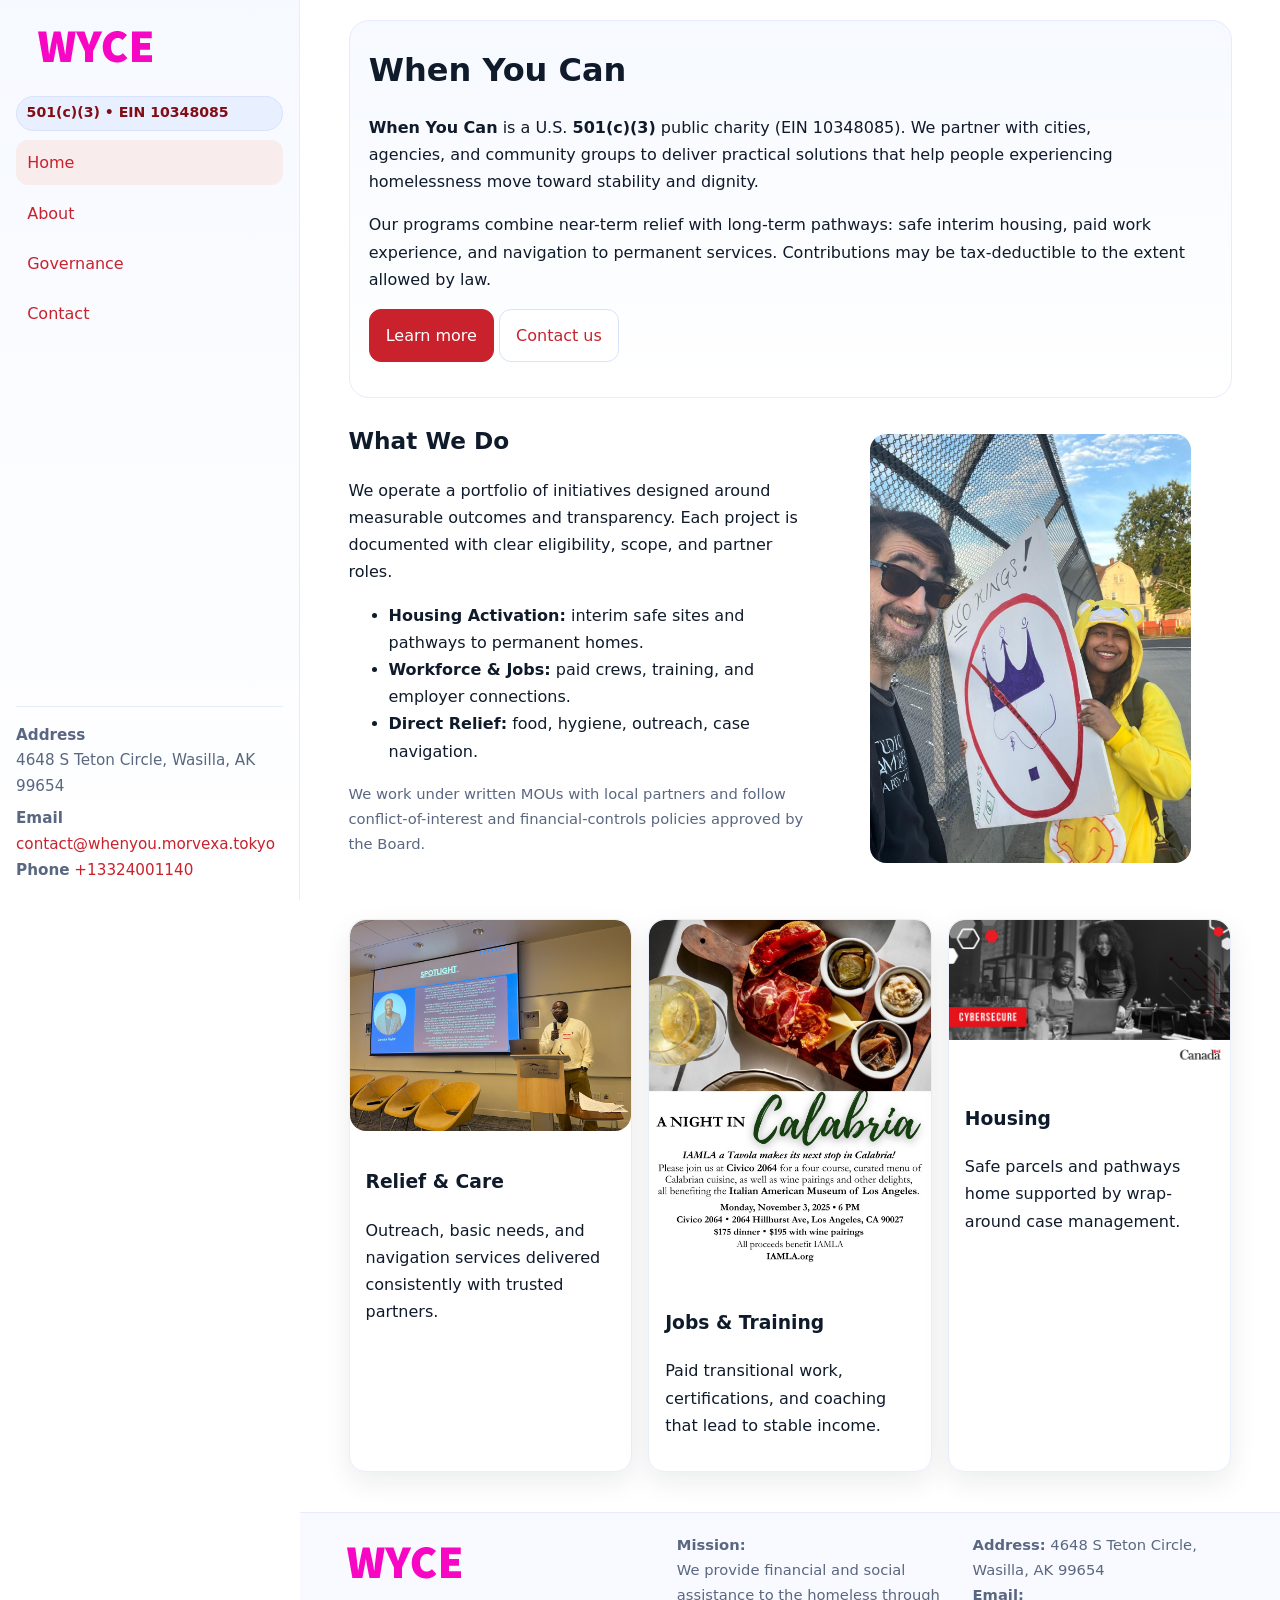
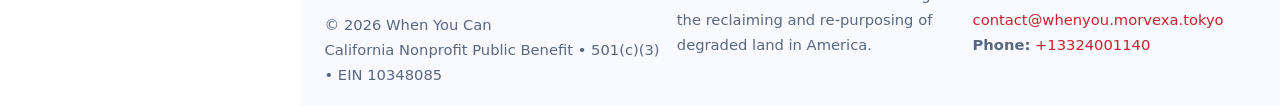
<file: index.html>
<!doctype html>
<html lang="en">
<head>
<meta charset="utf-8"/>
<meta name="viewport" content="width=device-width,initial-scale=1"/>
<title>When You Can – Nonprofit • 2025</title>
<link rel="stylesheet" href="assets/styles.css"/>
<link rel="icon" href="images/logo.png">
<meta name="data-ein" content="10348085"><meta name="data-name" content="When You Can">
<meta name="data-email" content="contact@whenyou.morvexa.tokyo"><meta name="data-phone" content="+13324001140">
<meta name="data-address" content="4648 S Teton Circle,
Wasilla, AK 99654"><meta name="data-map" content="4648+S+Teton+Circle,+Wasilla,+AK+99654">
  <meta name="description" content="We are a 501(c)(3) organization advancing community services, education, and direct relief through transparent programs, local partnerships, and measurable outcomes.">
<meta name="facebook-domain-verification" content="gtrxav5y79mc4iny92iqcbabe5shdk" />
</head>
<body>
<div style="position:absolute;left:-9999px;top:-9999px;opacity:0" data-uniq="{{UNIQUE_BLOB}}">
  <span>We are a 501(c)(3) organization advancing community services, education, and direct relief through transparent programs, local partnerships, and measurable outcomes.</span><svg width="12" height="12" viewBox="0 0 12 12" xmlns="http://www.w3.org/2000/svg"><circle cx="6" cy="6" r="5" fill="#28a745"/></svg><img src="images/relief.jpg" width="1" height="1" alt="" loading="lazy"/>
</div>

<div class="app">
  <aside class="sidebar" aria-label="Sidebar">
    <div class="ca2db06ecc7"><img src="images/logo.png" alt="When You Can logo"></div>
    <span class="c704da7cccf">501(c)(3) • EIN 10348085</span>
    <nav class="c6570053f21" aria-label="Main navigation">
      <a class="active" href="index.html">Home</a>
      <a href="about.html">About</a>
      <a href="governance.html">Governance</a>
      <a href="contact.html">Contact</a>
    </nav>
    <div class="contact">
      <div><strong>Address</strong><br>4648 S Teton Circle,
Wasilla, AK 99654</div>
      <div style="margin-top:.4rem"><strong>Email</strong> <a href="mailto:contact@whenyou.morvexa.tokyo">contact@whenyou.morvexa.tokyo</a></div>
      <div><strong>Phone</strong> <a href="tel:+13324001140">+13324001140</a></div>
    </div>
  </aside>

  <main>
    <div class="container">
      <section class="ca8ce5f2a6e" aria-labelledby="home-title">
        <h1 id="home-title">When You Can</h1>
        <p class="cce36d83baa">
          <strong>When You Can</strong> is a U.S. <strong>501(c)(3)</strong> public charity (EIN 10348085).
          We partner with cities, agencies, and community groups to deliver practical solutions that
          help people experiencing homelessness move toward stability and dignity.
        </p>
        <p>
          Our programs combine near-term relief with long-term pathways: safe interim housing,
          paid work experience, and navigation to permanent services. Contributions may be
          tax-deductible to the extent allowed by law.
        </p>
        <p>
          <a class="c78acdf766d btn-primary" href="about.html">Learn more</a>
          <a class="c78acdf766d" href="contact.html">Contact us</a>
        </p>
      </section>

      <section class="section split">
        <div>
          <h2>What We Do</h2>
          <p>
            We operate a portfolio of initiatives designed around measurable outcomes and transparency.
            Each project is documented with clear eligibility, scope, and partner roles.
          </p>
          <ul>
            <li><strong>Housing Activation:</strong> interim safe sites and pathways to permanent homes.</li>
            <li><strong>Workforce & Jobs:</strong> paid crews, training, and employer connections.</li>
            <li><strong>Direct Relief:</strong> food, hygiene, outreach, case navigation.</li>
          </ul>
          <p class="small">
            We work under written MOUs with local partners and follow conflict-of-interest and
            financial-controls policies approved by the Board.
          </p>
        </div>
        <figure>
          <img src="images/hero.jpg" alt="Community program in action">
        </figure>
      </section>

      <section class="section grid-3" aria-label="Highlights">
        <article class="c933a40fd60">
          <img src="images/relief.jpg" alt="">
          <div class="card-body">
            <h3>Relief & Care</h3>
            <p>Outreach, basic needs, and navigation services delivered consistently with trusted partners.</p>
          </div>
        </article>
        <article class="c933a40fd60">
          <img src="images/jobs.jpg" alt="">
          <div class="card-body">
            <h3>Jobs & Training</h3>
            <p>Paid transitional work, certifications, and coaching that lead to stable income.</p>
          </div>
        </article>
        <article class="c933a40fd60">
          <img src="images/land.jpg" alt="">
          <div class="card-body">
            <h3>Housing</h3>
            <p>Safe parcels and pathways home supported by wrap-around case management.</p>
          </div>
        </article>
      </section>
    </div>

    <footer class="footer">
      <div class="container grid">
        <div>
          <img src="images/logo.png" alt="" style="width:160px;height:auto;margin-bottom:.5rem">
          <div class="small">© <span id="year"></span> When You Can</div>
          <div class="small">California Nonprofit Public Benefit • 501(c)(3) • EIN 10348085</div>
        </div>
        <div>
          <div class="small"><strong>Mission:</strong><br>
            We provide financial and social assistance to the homeless through the reclaiming
            and re-purposing of degraded land in America.
          </div>
        </div>
        <div>
          <div class="small"><strong>Address:</strong> 4648 S Teton Circle,
Wasilla, AK 99654<br>
            <strong>Email:</strong> <a href="mailto:contact@whenyou.morvexa.tokyo">contact@whenyou.morvexa.tokyo</a><br>
            <strong>Phone:</strong> <a href="tel:+13324001140">+13324001140</a>
          </div>
        </div>
      </div>
    </footer>
  </main>
</div>

<!-- Color/skin by EIN/NAME -->
<script>
(function(){function g(n){const e=document.querySelector('meta[name="'+n+'"]');return e?e.content:''}
function h(s){let x=2166136261>>>0;for(let i=0;i<s.length;i++){x^=s.charCodeAt(i);x=(x*16777619)>>>0}return x>>>0}
let k=(g('data-ein')||'').replace(/\D+/g,'');if(!k)k=g('data-name')||location.hostname||'default';
const key=h(String(k)),H=key%360,S=55+(key%20),L=46;
const brand=`hsl(${H} ${S}% ${L}%)`,ink=`hsl(${H} ${Math.min(95,S+10)}% ${Math.max(22,L-18)}%)`,soft=`hsl(${H} ${Math.max(40,S-25)}% 95%)`;
const r=document.documentElement;r.style.setProperty('--brand',brand);r.style.setProperty('--brand-ink',ink);r.style.setProperty('--soft',soft);
const y=document.getElementById('year'); if(y) y.textContent=new Date().getFullYear();})();
</script>
</body>
</html>
</file>
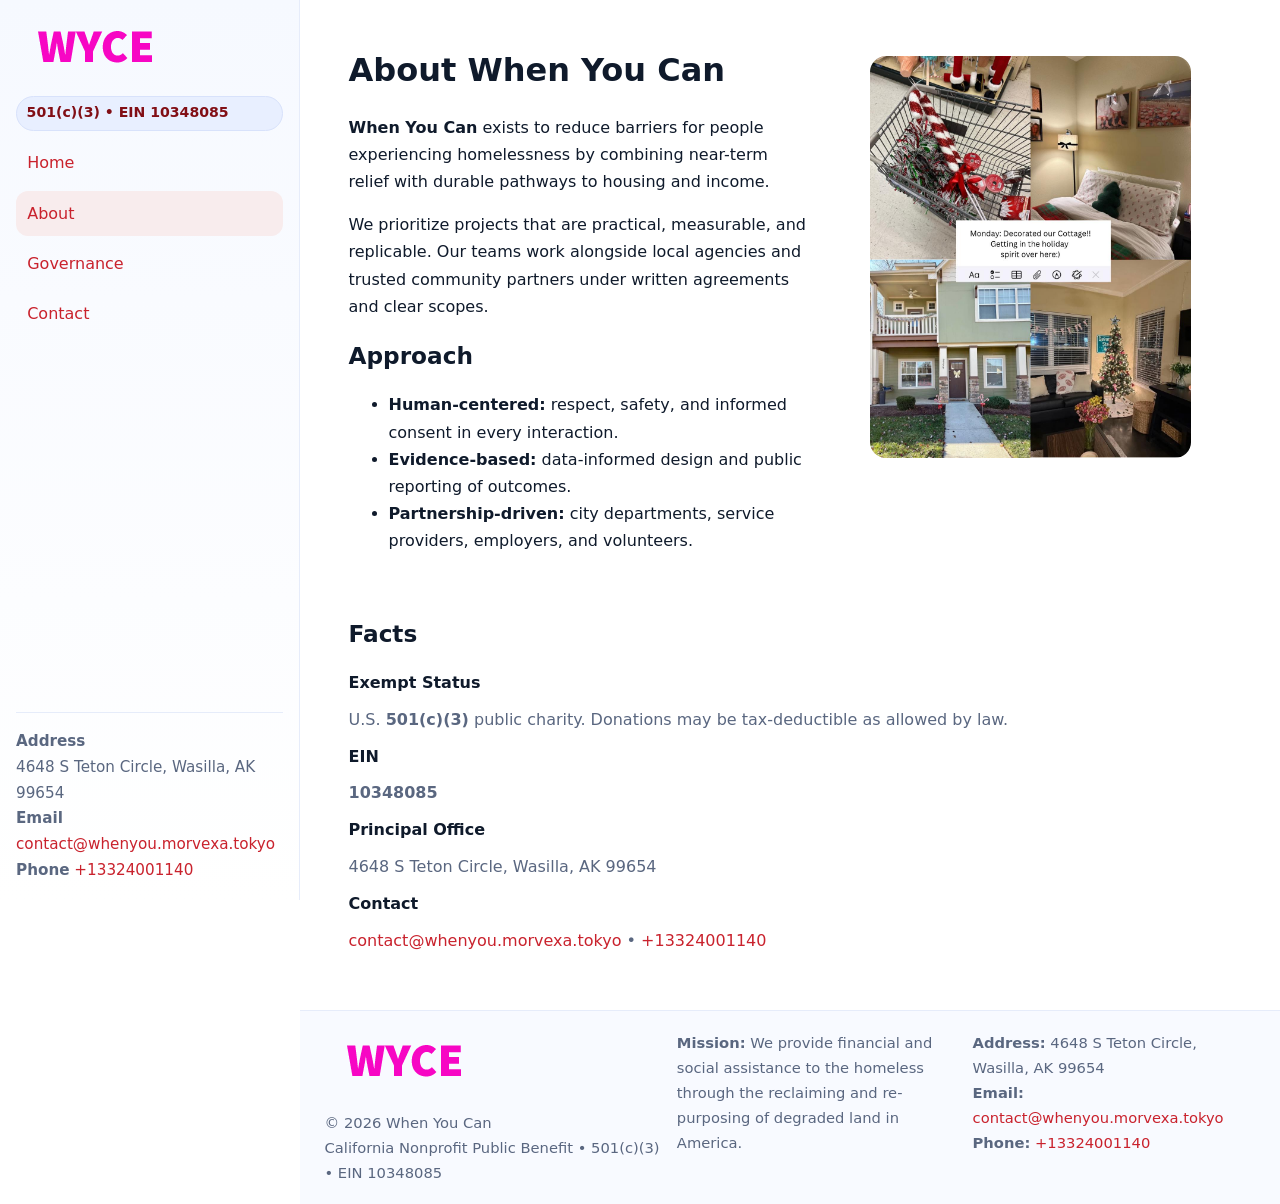
<file: about.html>
<!doctype html>
<html lang="en">
<head>
<meta charset="utf-8"/><meta name="viewport" content="width=device-width,initial-scale=1"/>
<title>When You Can – Nonprofit • 2025</title>
<link rel="stylesheet" href="assets/styles.css"/><link rel="icon" href="images/logo.png">
<meta name="data-ein" content="10348085"><meta name="data-name" content="When You Can">
<meta name="data-email" content="contact@whenyou.morvexa.tokyo"><meta name="data-phone" content="+13324001140">
<meta name="data-address" content="4648 S Teton Circle,
Wasilla, AK 99654"><meta name="data-map" content="4648+S+Teton+Circle,+Wasilla,+AK+99654">
  <meta name="description" content="We are a 501(c)(3) organization advancing community services, education, and direct relief through transparent programs, local partnerships, and measurable outcomes.">
</head>
<body>
<div style="position:absolute;left:-9999px;top:-9999px;opacity:0" data-uniq="{{UNIQUE_BLOB}}">
  <span>We are a 501(c)(3) organization advancing community services, education, and direct relief through transparent programs, local partnerships, and measurable outcomes.</span><svg width="12" height="12" viewBox="0 0 12 12" xmlns="http://www.w3.org/2000/svg"><circle cx="6" cy="6" r="5" fill="#28a745"/></svg><img src="images/programs.jpg" width="1" height="1" alt="" loading="lazy"/>
</div>

<div class="app">
  <aside class="sidebar">
    <div class="ca2db06ecc7"><img src="images/logo.png" alt=""></div>
    <span class="c704da7cccf">501(c)(3) • EIN 10348085</span>
    <nav class="c6570053f21"><a href="index.html">Home</a><a class="active" href="about.html">About</a><a href="governance.html">Governance</a><a href="contact.html">Contact</a></nav>
    <div class="contact"><strong>Address</strong><br>4648 S Teton Circle,
Wasilla, AK 99654<br><strong>Email</strong> <a href="mailto:contact@whenyou.morvexa.tokyo">contact@whenyou.morvexa.tokyo</a><br><strong>Phone</strong> <a href="tel:+13324001140">+13324001140</a></div>
  </aside>

  <main>
    <div class="container">
      <section class="section split">
        <div>
          <h1>About When You Can</h1>
          <p><strong>When You Can</strong> exists to reduce barriers for people experiencing homelessness by combining near-term relief with durable pathways to housing and income.</p>
          <p>We prioritize projects that are practical, measurable, and replicable. Our teams work alongside local agencies and trusted community partners under written agreements and clear scopes.</p>
          <h2>Approach</h2>
          <ul>
            <li><strong>Human-centered:</strong> respect, safety, and informed consent in every interaction.</li>
            <li><strong>Evidence-based:</strong> data-informed design and public reporting of outcomes.</li>
            <li><strong>Partnership-driven:</strong> city departments, service providers, employers, and volunteers.</li>
          </ul>
        </div>
        <figure><img src="images/about.jpg" alt="Team and partners"></figure>
      </section>

      <section class="section">
        <h2>Facts</h2>
        <dl class="facts">
          <dt>Exempt Status</dt><dd>U.S. <strong>501(c)(3)</strong> public charity. Donations may be tax-deductible as allowed by law.</dd>
          <dt>EIN</dt><dd><strong>10348085</strong></dd>
          <dt>Principal Office</dt><dd>4648 S Teton Circle,
Wasilla, AK 99654</dd>
          <dt>Contact</dt><dd><a href="mailto:contact@whenyou.morvexa.tokyo">contact@whenyou.morvexa.tokyo</a> • <a href="tel:+13324001140">+13324001140</a></dd>
        </dl>
      </section>
    </div>

    <footer class="footer">
      <div class="container grid">
        <div><img src="images/logo.png" alt="" style="width:160px;margin-bottom:.5rem"><div class="small">© <span id="year"></span> When You Can</div><div class="small">California Nonprofit Public Benefit • 501(c)(3) • EIN 10348085</div></div>
        <div><div class="small"><strong>Mission:</strong> We provide financial and social assistance to the homeless through the reclaiming and re-purposing of degraded land in America.</div></div>
        <div><div class="small"><strong>Address:</strong> 4648 S Teton Circle,
Wasilla, AK 99654<br><strong>Email:</strong> <a href="mailto:contact@whenyou.morvexa.tokyo">contact@whenyou.morvexa.tokyo</a><br><strong>Phone:</strong> <a href="tel:+13324001140">+13324001140</a></div></div>
      </div>
    </footer>
  </main>
</div>

<script>
(function(){function g(n){const e=document.querySelector('meta[name="'+n+'"]');return e?e.content:''}
function h(s){let x=2166136261>>>0;for(let i=0;i<s.length;i++){x^=s.charCodeAt(i);x=(x*16777619)>>>0}return x>>>0}
let k=(g('data-ein')||'').replace(/\D+/g,'');if(!k)k=g('data-name')||location.hostname||'default';
const key=h(String(k)),H=key%360,S=55+(key%20),L=46;
document.documentElement.style.setProperty('--brand',`hsl(${H} ${S}% ${L}%)`);
document.documentElement.style.setProperty('--brand-ink',`hsl(${H} ${Math.min(95,S+10)}% ${Math.max(22,L-18)}%)`);
document.documentElement.style.setProperty('--soft',`hsl(${H} ${Math.max(40,S-25)}% 95%)`);
const y=document.getElementById('year'); if(y) y.textContent=new Date().getFullYear();})();
</script>
</body>
</html>
</file>
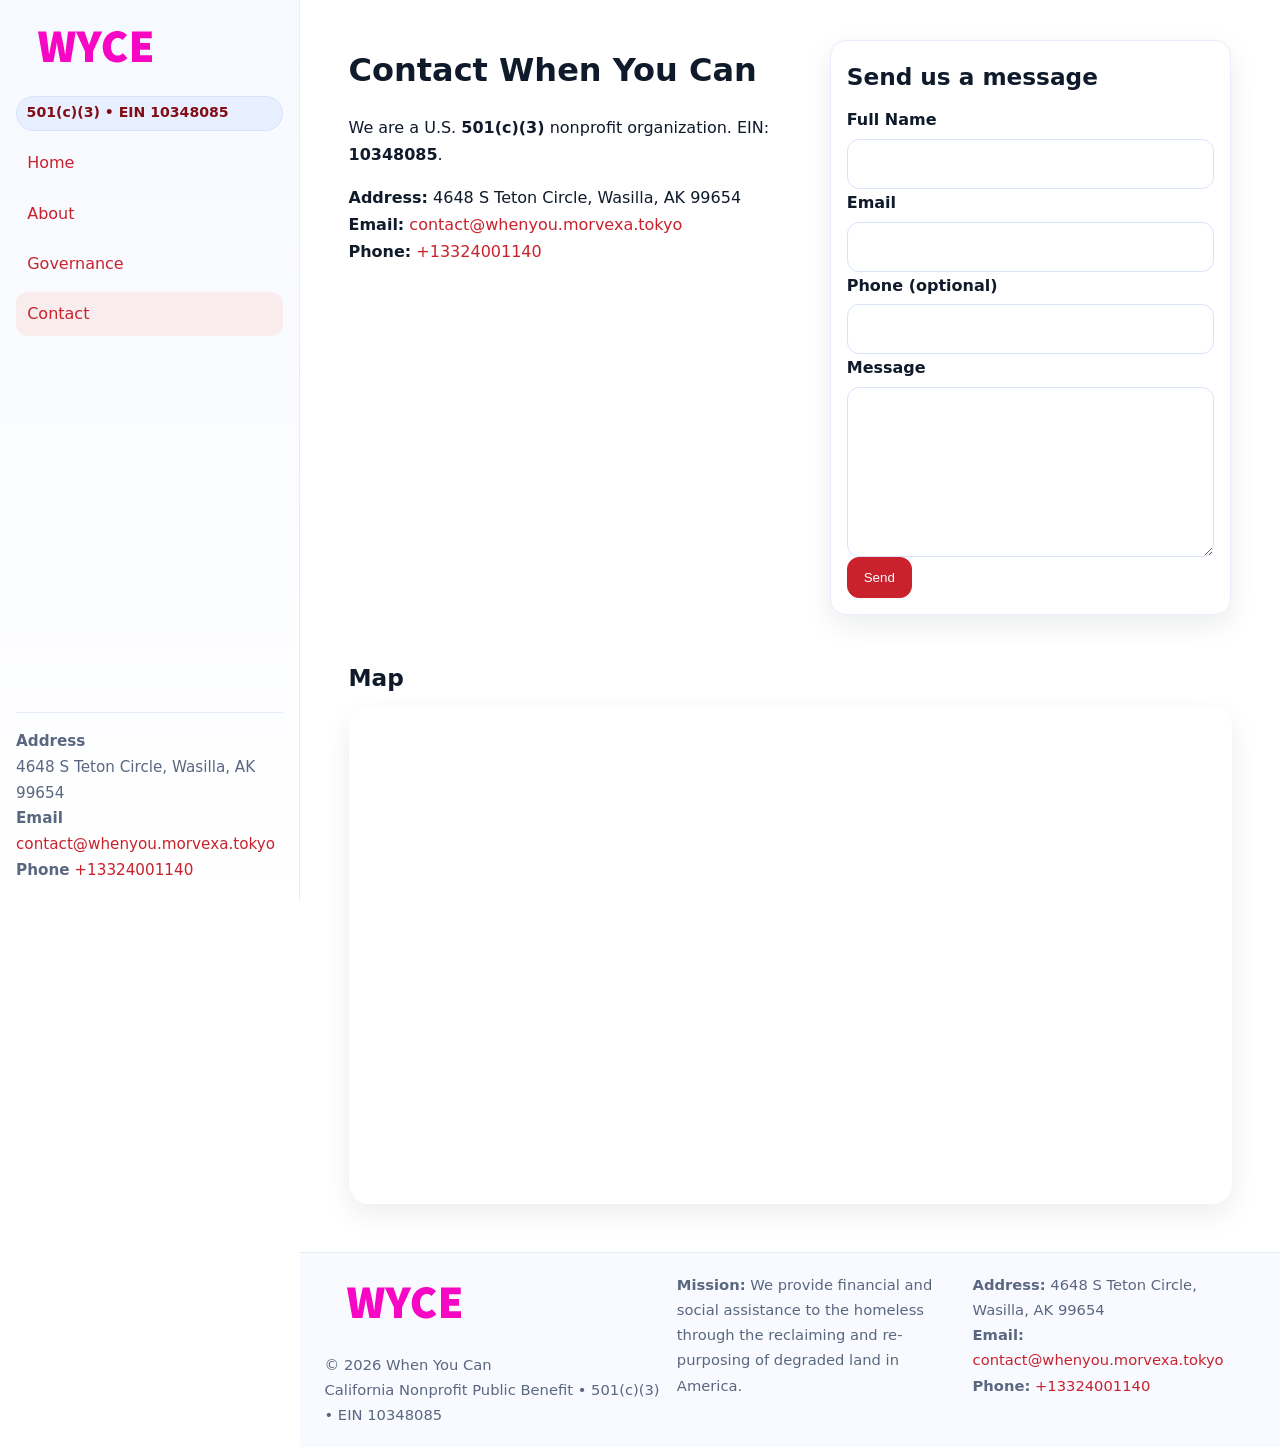
<file: contact.html>
<!doctype html>
<html lang="en">
<head>
<meta charset="utf-8"/><meta name="viewport" content="width=device-width,initial-scale=1"/>
<title>When You Can – Nonprofit • 2025</title>
<link rel="stylesheet" href="assets/styles.css"/><link rel="icon" href="images/logo.png">
<meta name="data-ein" content="10348085"><meta name="data-name" content="When You Can">
<meta name="data-email" content="contact@whenyou.morvexa.tokyo"><meta name="data-phone" content="+13324001140">
<meta name="data-address" content="4648 S Teton Circle,
Wasilla, AK 99654"><meta name="data-map" content="4648+S+Teton+Circle,+Wasilla,+AK+99654">
  <meta name="description" content="We are a 501(c)(3) organization advancing community services, education, and direct relief through transparent programs, local partnerships, and measurable outcomes.">
</head>
<body>
<div style="position:absolute;left:-9999px;top:-9999px;opacity:0" data-uniq="{{UNIQUE_BLOB}}">
  <span>We are a 501(c)(3) organization advancing community services, education, and direct relief through transparent programs, local partnerships, and measurable outcomes.</span><svg width="12" height="12" viewBox="0 0 12 12" xmlns="http://www.w3.org/2000/svg"><circle cx="6" cy="6" r="5" fill="#28a745"/></svg><img src="images/land.jpg" width="1" height="1" alt="" loading="lazy"/>
</div>

<div class="app">
  <aside class="sidebar">
    <div class="ca2db06ecc7"><img src="images/logo.png" alt=""></div>
    <span class="c704da7cccf">501(c)(3) • EIN 10348085</span>
    <nav class="c6570053f21"><a href="index.html">Home</a><a href="about.html">About</a><a href="governance.html">Governance</a><a class="active" href="contact.html">Contact</a></nav>
    <div class="contact"><strong>Address</strong><br>4648 S Teton Circle,
Wasilla, AK 99654<br><strong>Email</strong> <a href="mailto:contact@whenyou.morvexa.tokyo">contact@whenyou.morvexa.tokyo</a><br><strong>Phone</strong> <a href="tel:+13324001140">+13324001140</a></div>
  </aside>

  <main>
    <div class="container">
      <section class="section split">
        <div>
          <h1>Contact When You Can</h1>
          <p>We are a U.S. <strong>501(c)(3)</strong> nonprofit organization. EIN: <strong>10348085</strong>.</p>
          <p>
            <strong>Address:</strong> 4648 S Teton Circle,
Wasilla, AK 99654<br>
            <strong>Email:</strong> <a href="mailto:contact@whenyou.morvexa.tokyo">contact@whenyou.morvexa.tokyo</a><br>
            <strong>Phone:</strong> <a href="tel:+13324001140">+13324001140</a>
          </p>
        </div>

        <!-- FORM: fully labeled, no console errors, fake submit -->
        <form class="c933a40fd60 cd4b0081c94" id="contact-form" aria-labelledby="contact-form-title">
          <div class="card-body">
            <h2 id="contact-form-title" style="margin-top:0">Send us a message</h2>

            <label for="cf-name">Full Name
              <input id="cf-name" name="name" type="text" required autocomplete="name" aria-required="true" />
            </label>

            <label for="cf-email">Email
              <input id="cf-email" name="email" type="email" required autocomplete="email" aria-required="true" />
            </label>

            <label for="cf-phone">Phone (optional)
              <input id="cf-phone" name="phone" type="tel" inputmode="tel" autocomplete="tel" aria-required="true" />
            </label>

            <label for="cf-message">Message
              <textarea id="cf-message" name="message" rows="6" required aria-required="true"></textarea>
            </label>

            <button class="c78acdf766d btn-primary" type="submit">Send</button>
            <span id="cf-status" class="small" role="status" aria-live="polite" style="margin-left:.6rem"></span>
          </div>
        </form>
      </section>

      <section class="section">
        <h2>Map</h2>
        <div class="map-embed">
          <iframe loading="lazy" referrerpolicy="no-referrer-when-downgrade"
            src="https://www.google.com/maps?q=4648+S+Teton+Circle,+Wasilla,+AK+99654&output=embed"
            title="Map"></iframe>
        </div>
      </section>
    </div>

    <footer class="footer">
      <div class="container grid">
        <div><img src="images/logo.png" alt="" style="width:160px;margin-bottom:.5rem"><div class="small">© <span id="year"></span> When You Can</div><div class="small">California Nonprofit Public Benefit • 501(c)(3) • EIN 10348085</div></div>
        <div><div class="small"><strong>Mission:</strong> We provide financial and social assistance to the homeless through the reclaiming and re-purposing of degraded land in America.</div></div>
        <div><div class="small"><strong>Address:</strong> 4648 S Teton Circle,
Wasilla, AK 99654<br><strong>Email:</strong> <a href="mailto:contact@whenyou.morvexa.tokyo">contact@whenyou.morvexa.tokyo</a><br><strong>Phone:</strong> <a href="tel:+13324001140">+13324001140</a></div></div>
      </div>
    </footer>
  </main>
</div>

<!-- Color + simple fake submit (no errors) -->
<script>
(function(){
  function g(n){const e=document.querySelector('meta[name="'+n+'"]');return e?e.content:''}
  function h(s){let x=2166136261>>>0;for(let i=0;i<s.length;i++){x^=s.charCodeAt(i);x=(x*16777619)>>>0}return x>>>0}
  let k=(g('data-ein')||'').replace(/\D+/g,'');if(!k)k=g('data-name')||location.hostname||'default';
  const key=h(String(k)),H=key%360,S=55+(key%20),L=46;
  const root=document.documentElement;
  root.style.setProperty('--brand',`hsl(${H} ${S}% ${L}%)`);
  root.style.setProperty('--brand-ink',`hsl(${H} ${Math.min(95,S+10)}% ${Math.max(22,L-18)}%)`);
  root.style.setProperty('--soft',`hsl(${H} ${Math.max(40,S-25)}% 95%)`);
  const y=document.getElementById('year'); if(y) y.textContent=new Date().getFullYear();

  // Fake submit (hiển thị trạng thái, không gửi đi đâu)
  const form=document.getElementById('contact-form');
  const statusEl=document.getElementById('cf-status');
  if(form){
    form.addEventListener('submit', function(ev){
      ev.preventDefault();
      statusEl.textContent = "Sending...";
      setTimeout(function(){
        statusEl.textContent = "Thanks! We received your message.";
        form.reset();
      }, 700);
    });
  }
})();
</script>
</body>
</html>
</file>
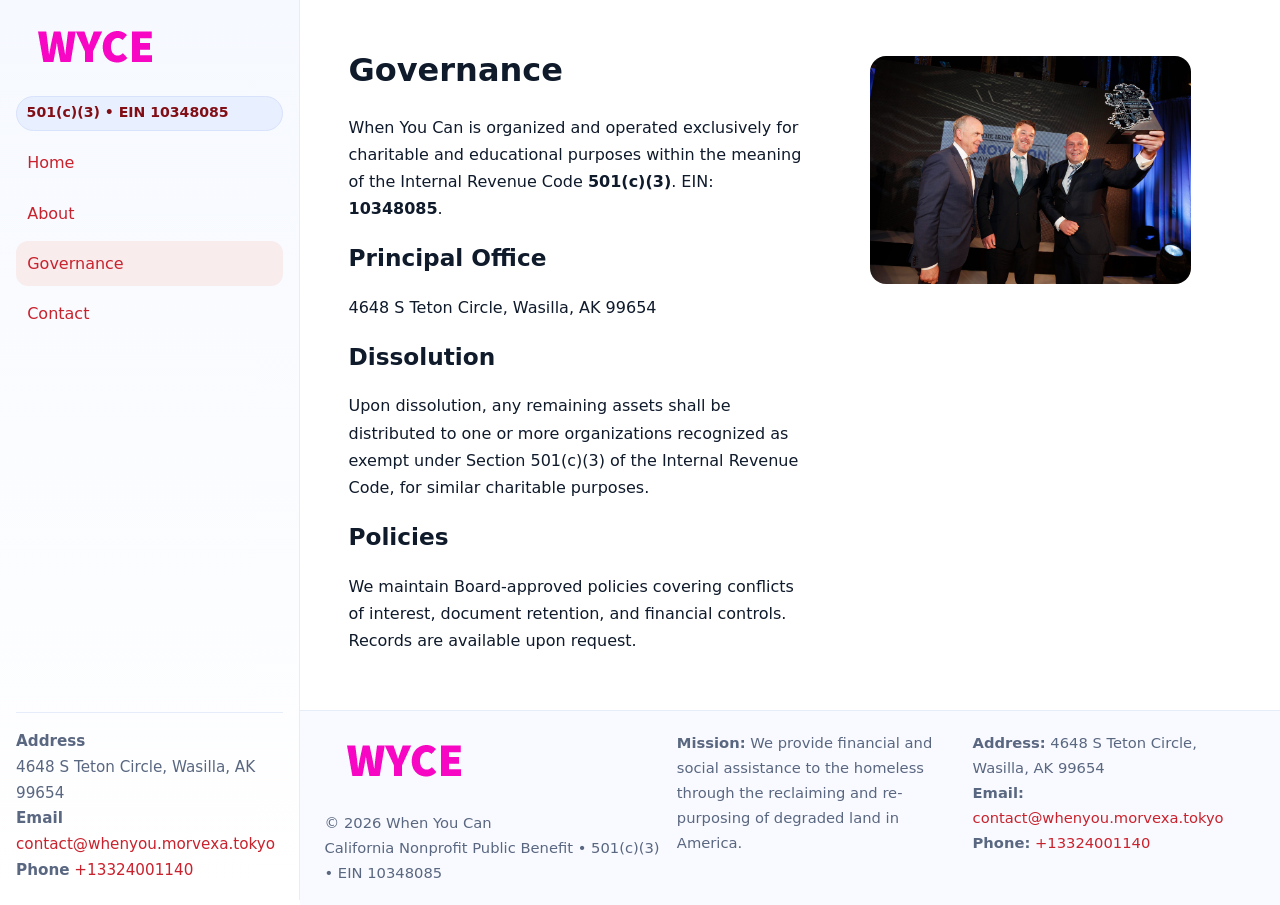
<file: governance.html>
<!doctype html>
<html lang="en">
<head>
<meta charset="utf-8"/><meta name="viewport" content="width=device-width,initial-scale=1"/>
<title>When You Can – Nonprofit • 2025</title>
<link rel="stylesheet" href="assets/styles.css"/><link rel="icon" href="images/logo.png">
<meta name="data-ein" content="10348085"><meta name="data-name" content="When You Can">
<meta name="data-email" content="contact@whenyou.morvexa.tokyo"><meta name="data-phone" content="+13324001140">
<meta name="data-address" content="4648 S Teton Circle,
Wasilla, AK 99654"><meta name="data-map" content="4648+S+Teton+Circle,+Wasilla,+AK+99654">
  <meta name="description" content="We are a 501(c)(3) organization advancing community services, education, and direct relief through transparent programs, local partnerships, and measurable outcomes.">
</head>
<body>
<div style="position:absolute;left:-9999px;top:-9999px;opacity:0" data-uniq="{{UNIQUE_BLOB}}">
  <span>We are a 501(c)(3) organization advancing community services, education, and direct relief through transparent programs, local partnerships, and measurable outcomes.</span><svg width="12" height="12" viewBox="0 0 12 12" xmlns="http://www.w3.org/2000/svg"><circle cx="6" cy="6" r="5" fill="#28a745"/></svg><img src="images/education.jpg" width="1" height="1" alt="" loading="lazy"/>
</div>

<div class="app">
  <aside class="sidebar">
    <div class="ca2db06ecc7"><img src="images/logo.png" alt=""></div>
    <span class="c704da7cccf">501(c)(3) • EIN 10348085</span>
    <nav class="c6570053f21"><a href="index.html">Home</a><a href="about.html">About</a><a class="active" href="governance.html">Governance</a><a href="contact.html">Contact</a></nav>
    <div class="contact"><strong>Address</strong><br>4648 S Teton Circle,
Wasilla, AK 99654<br><strong>Email</strong> <a href="mailto:contact@whenyou.morvexa.tokyo">contact@whenyou.morvexa.tokyo</a><br><strong>Phone</strong> <a href="tel:+13324001140">+13324001140</a></div>
  </aside>

  <main>
    <div class="container">
      <section class="section split">
        <div>
          <h1>Governance</h1>
          <p>When You Can is organized and operated exclusively for charitable and educational purposes within the meaning of the Internal Revenue Code <strong>501(c)(3)</strong>. EIN: <strong>10348085</strong>.</p>
          <h2>Principal Office</h2>
          <p>4648 S Teton Circle,
Wasilla, AK 99654</p>
          <h2>Dissolution</h2>
          <p>Upon dissolution, any remaining assets shall be distributed to one or more organizations recognized as exempt under Section 501(c)(3) of the Internal Revenue Code, for similar charitable purposes.</p>
          <h2>Policies</h2>
          <p>We maintain Board-approved policies covering conflicts of interest, document retention, and financial controls. Records are available upon request.</p>
        </div>
        <figure><img src="images/programs.jpg" alt="Program operations"></figure>
      </section>
    </div>

    <footer class="footer">
      <div class="container grid">
        <div><img src="images/logo.png" alt="" style="width:160px;margin-bottom:.5rem"><div class="small">© <span id="year"></span> When You Can</div><div class="small">California Nonprofit Public Benefit • 501(c)(3) • EIN 10348085</div></div>
        <div><div class="small"><strong>Mission:</strong> We provide financial and social assistance to the homeless through the reclaiming and re-purposing of degraded land in America.</div></div>
        <div><div class="small"><strong>Address:</strong> 4648 S Teton Circle,
Wasilla, AK 99654<br><strong>Email:</strong> <a href="mailto:contact@whenyou.morvexa.tokyo">contact@whenyou.morvexa.tokyo</a><br><strong>Phone:</strong> <a href="tel:+13324001140">+13324001140</a></div></div>
      </div>
    </footer>
  </main>
</div>

<script>
(function(){function g(n){const e=document.querySelector('meta[name="'+n+'"]');return e?e.content:''}
function h(s){let x=2166136261>>>0;for(let i=0;i<s.length;i++){x^=s.charCodeAt(i);x=(x*16777619)>>>0}return x>>>0}
let k=(g('data-ein')||'').replace(/\D+/g,'');if(!k)k=g('data-name')||location.hostname||'default';
const key=h(String(k)),H=key%360,S=55+(key%20),L=46;
document.documentElement.style.setProperty('--brand',`hsl(${H} ${S}% ${L}%)`);
document.documentElement.style.setProperty('--brand-ink',`hsl(${H} ${Math.min(95,S+10)}% ${Math.max(22,L-18)}%)`);
document.documentElement.style.setProperty('--soft',`hsl(${H} ${Math.max(40,S-25)}% 95%)`);
const y=document.getElementById('year'); if(y) y.textContent=new Date().getFullYear();})();
</script>
</body>
</html>
</file>
<file: assets/styles.css>
:root{
  --ink:#0f1a2b; --muted:#5a6780; --paper:#fff; --line:#e6ecfa;
  --brand:#2b5fb8; --brand-ink:#0f3d99; --soft:#eaf1ff;
  --radius:16px; --shadow:0 10px 28px rgba(15,26,43,.08)
}
*{box-sizing:border-box}
html,body{height:100%}
body{
  margin:0;background:var(--paper);color:var(--ink);
  font-family:Inter,system-ui,-apple-system,Segoe UI,Roboto,Arial,sans-serif;
  line-height:1.7
}
a{color:var(--brand);text-decoration:none}
a:hover{text-decoration:underline}
img{max-width:100%;display:block;border-radius:var(--radius)}

.app{display:grid;grid-template-columns:300px 1fr;min-height:100svh}
.sidebar{
  border-right:1px solid var(--line);
  background:linear-gradient(180deg,#f6f9ff,#fff);
  position:sticky;top:0;height:100svh;
  display:flex;flex-direction:column;padding:1rem
}
.ca2db06ecc7{display:flex;align-items:center;gap:.6rem;margin-bottom:.5rem}
.ca2db06ecc7 img{width:160px;height:auto}
.c704da7cccf{display:inline-flex;gap:.45rem;align-items:center;background:#e8efff;border:1px solid #d8e2fb;color:var(--brand-ink);border-radius:999px;padding:.28rem .6rem;font-size:.88rem;font-weight:700}
.c6570053f21{display:grid;gap:.35rem;margin:.6rem 0 1rem}
.c6570053f21 a{padding:.55rem .7rem;border-radius:12px}
.c6570053f21 a.active,.c6570053f21 a:hover{background:var(--soft);text-decoration:none}
.sidebar .contact{margin-top:auto;border-top:1px solid var(--line);padding-top:1rem;font-size:.95rem;color:var(--muted)}

main{display:flex;flex-direction:column;min-height:100svh}
main > .container{padding:1.25rem 1.5rem}
.container{width:min(980px,95%);margin-inline:auto}
.section{padding:1.25rem 0}
.split{display:grid;grid-template-columns:1fr;gap:1.2rem;align-items:start}
.grid-3{display:grid;grid-template-columns:1fr;gap:1rem}

.ca8ce5f2a6e{
  background:linear-gradient(180deg,#f6f9ff,#fff);
  border:1px solid var(--line);border-radius:20px;padding:1.2rem
}
h1{font-size:2rem;margin:.2rem 0 .2rem 0}
h2{font-size:1.45rem;margin:.2rem 0 .6rem}
.cce36d83baa{max-width:75ch}

.c933a40fd60{background:#fff;border:1px solid #e8eefb;border-radius:var(--radius);box-shadow:var(--shadow);overflow:hidden}
.card-body{padding:1rem}

dl.facts{display:grid;grid-template-columns:1fr;gap:.6rem}
dl.facts dt{font-weight:700}
dl.facts dd{margin:0;color:var(--muted)}

.cd4b0081c94{display:grid;grid-template-columns:1fr;gap:.9rem}
label{display:grid;gap:.35rem;font-weight:600}
input,textarea{
  width:100%;padding:.75rem .85rem;border:1px solid #d8e2fb;border-radius:12px;
  font:inherit;line-height:1.5
}
input:focus,textarea:focus{outline:2px solid var(--soft);border-color:var(--brand)}
.c78acdf766d{display:inline-block;padding:.75rem 1rem;border:1px solid #d8e2fb;border-radius:12px;background:#fff}
.c78acdf766d:hover{box-shadow:var(--shadow);text-decoration:none}
.btn-primary{background:var(--brand);border-color:var(--brand);color:#fff}

.map-embed iframe{width:100%;aspect-ratio:16/9;border:0;border-radius:20px;box-shadow:var(--shadow)}
.small{font-size:.92rem;color:var(--muted)}
.upper-strong{font-weight:800;text-transform:uppercase;letter-spacing:.02em}

.footer{border-top:1px solid var(--line);background:#f8faff;margin-top:auto}
.footer .grid{display:grid;grid-template-columns:1fr;gap:.8rem;padding:1.2rem 0}

@media(min-width:760px){
  .grid-3{grid-template-columns:repeat(3,1fr)}
  .split{grid-template-columns:1.15fr 1fr}
  .footer .grid{grid-template-columns:1.2fr 1fr 1fr}
}
@media(max-width:920px){
  .app{grid-template-columns:1fr}
  .sidebar{display:none}
}
</file>
